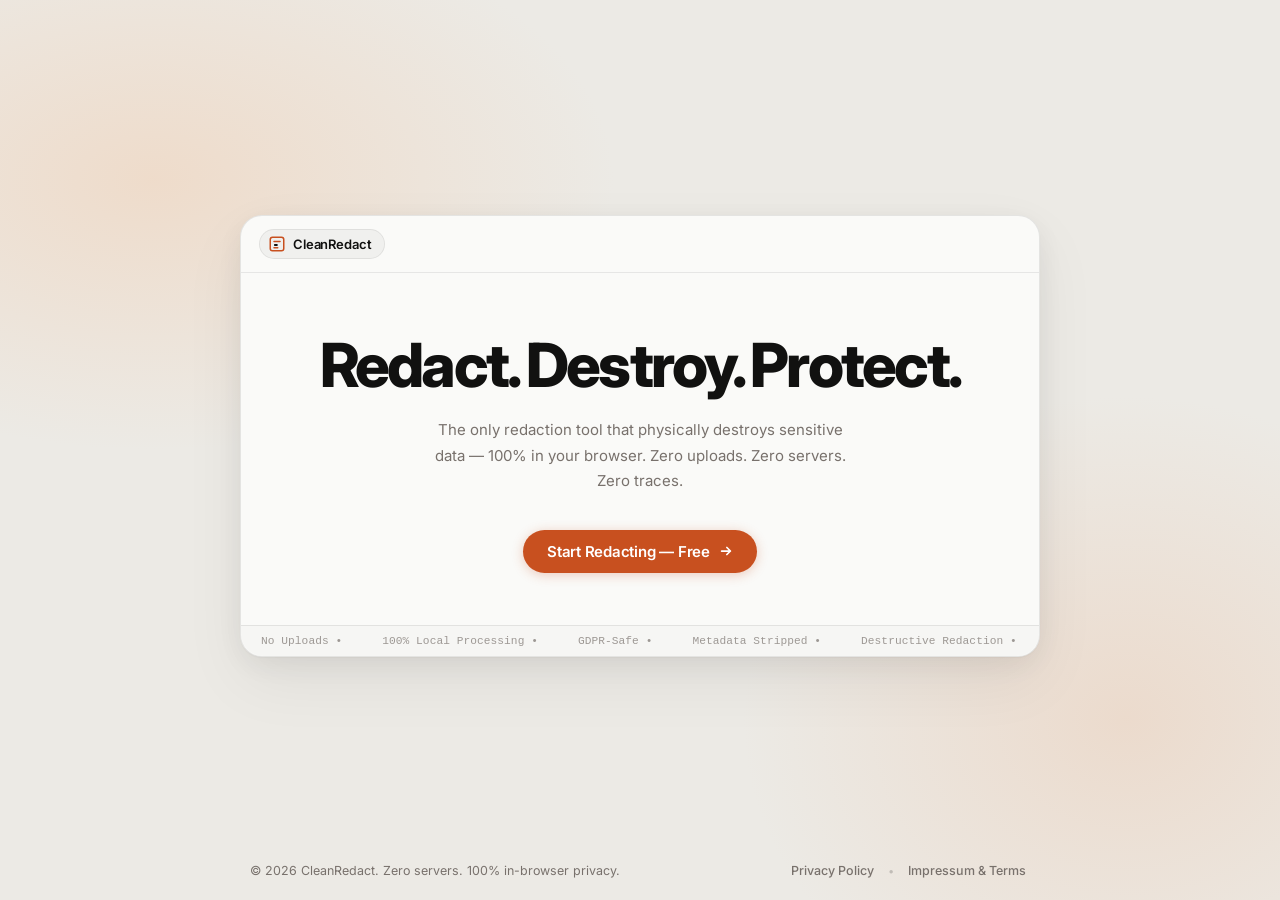
<file: index.html>
<!DOCTYPE html>
<html lang="en">
<head>
  <meta charset="UTF-8" />
  <meta name="viewport" content="width=device-width, initial-scale=1.0" />
  <title>CleanRedact – Secure Client-Side PDF Redaction & Anonymizer</title>
  <meta name="description" content="Anonymize and redact sensitive information from PDFs directly in your browser. Auto-detect IBANs, emails, numbers and blur faces offline." />
  <link rel="icon" type="image/svg+xml" href="data:image/svg+xml,%3Csvg xmlns='http://www.w3.org/2000/svg' viewBox='0 0 32 32'%3E%3Crect width='32' height='32' rx='7' fill='%231c1917'/%3E%3Crect x='5.5' y='5.5' width='21' height='21' rx='4' fill='none' stroke='%23f5f5f4' stroke-width='2'/%3E%3Cline x1='10' y1='11' x2='22' y2='11' stroke='%23a8a29e' stroke-width='2' stroke-linecap='round'/%3E%3Crect x='10' y='14.5' width='9' height='3.5' rx='1' fill='%23C8501F'/%3E%3Cline x1='10' y1='21.5' x2='16' y2='21.5' stroke='%23a8a29e' stroke-width='2' stroke-linecap='round'/%3E%3C/svg%3E" />
  <link rel="icon" type="image/svg+xml" href="./favicon.svg" />
  <link rel="shortcut icon" href="./favicon.ico" />
  <link rel="preconnect" href="https://fonts.googleapis.com" />
  <link rel="preconnect" href="https://fonts.gstatic.com" crossorigin />
  <link href="https://fonts.googleapis.com/css2?family=Inter:opsz,wght@14..32,300;14..32,400;14..32,500;14..32,600;14..32,700;14..32,800&display=swap" rel="stylesheet" />
  <link rel="stylesheet" href="./css/style.css" />
  <link rel="stylesheet" href="./css/transition.css" />
  <script src="./js/i18n.js"></script>
</head>
<body>

<!-- Page transition curtain (slides up FROM bottom on exit) -->
<div id="curtain"></div>

<div class="bg-scene"></div>

<div class="hero-wrap">
  <div class="hero-card" id="hero-card">

    <!-- Logo only -->
    <nav class="hero-nav">
      <a href="./index.html" class="logo">
        <svg class="logo-icon" viewBox="0 0 24 24" aria-hidden="true">
          <rect x="3" y="3" width="18" height="18" rx="3"/>
          <line x1="8"  y1="8.5" x2="16" y2="8.5"/>
          <rect x="8" y="12" width="5" height="2.5" rx="1" fill="currentColor" stroke="none"/>
          <line x1="8"  y1="17" x2="13" y2="17"/>
        </svg>
        CleanRedact
      </a>
    </nav>

    <!-- Hero body -->
    <div class="hero-body">
      <h1 class="hero-title" data-i18n="hero_title"></h1>
      <p class="hero-subtitle" data-i18n="hero_subtitle"></p>
      <a href="./app.html" class="hero-cta" id="hero-cta">
        <span data-i18n="hero_cta"></span>
        <svg viewBox="0 0 16 16" fill="none" aria-hidden="true">
          <path d="M3 8h10M9 4l4 4-4 4" stroke="currentColor" stroke-width="2" stroke-linecap="round" stroke-linejoin="round"/>
        </svg>
      </a>
    </div>

    <!-- Ticker -->
    <div class="ticker-wrap" aria-hidden="true">
      <div class="ticker-track" id="ticker-track"></div>
    </div>

  </div>

  <!-- Site Footer: Legal & Privacy -->
  <footer class="site-footer">
    <span class="footer-copy">© 2026 CleanRedact. Zero servers. 100% in-browser privacy.</span>
    <nav class="footer-links">
      <a href="./privacy.html" class="footer-link-btn" id="btn-footer-privacy">Privacy Policy</a>
      <span class="footer-sep">•</span>
      <a href="./terms.html" class="footer-link-btn" id="btn-footer-terms">Impressum & Terms</a>
    </nav>
  </footer>
</div>

<!-- Legal & Privacy Modal -->
<div class="legal-modal-backdrop" id="legal-modal" role="dialog" aria-modal="true" style="display:none">
  <div class="legal-modal-card">
    <div class="legal-modal-header">
      <div class="legal-modal-tabs">
        <button type="button" class="legal-tab-btn active" id="tab-btn-privacy">Privacy Policy</button>
        <button type="button" class="legal-tab-btn" id="tab-btn-terms">Impressum & Terms</button>
      </div>
      <button type="button" class="legal-modal-close" id="legal-modal-close" aria-label="Close modal">
        <svg viewBox="0 0 24 24"><line x1="18" y1="6" x2="6" y2="18"/><line x1="6" y1="6" x2="18" y2="18"/></svg>
      </button>
    </div>

    <div class="legal-modal-body">
      <!-- Privacy Policy Section -->
      <div class="legal-section active" id="legal-section-privacy">
        <div class="legal-privacy-callout">
          <span class="legal-callout-tag">Zero-Server Privacy Guarantee</span>
          <p class="legal-callout-text">This tool processes all data purely client-side via JavaScript. No PDF or personal data is transmitted to external servers.</p>
        </div>

        <h3>1. Client-Side Processing Only</h3>
        <p>CleanRedact operates entirely inside your local browser memory. When you select or drag a document into the app, it is loaded into an in-memory <code>ArrayBuffer</code> via the HTML5 FileReader API. At no point is any file, page, or extracted text sent across the network or uploaded to any cloud server.</p>

        <h3>2. Local OCR & Facial AI</h3>
        <p>Text pattern recognition (IBANs, emails, phone numbers, amounts) and face detection run locally using WebAssembly and client-side machine learning (Tesseract.js and TensorFlow.js BlazeFace). No document content, facial coordinates, or biometric information leaves your computer.</p>

        <h3>3. Destructive Flattening</h3>
        <p>Redactions are permanently burned into raw image pixels during the export process. The underlying vector text layer and all EXIF / document metadata (GPS coordinates, device serials, author history) are stripped completely so that no information can be recovered.</p>

        <h3>4. Zero Tracking & No Cookies</h3>
        <p>CleanRedact does not set tracking cookies, does not collect telemetry, and does not integrate third-party advertising or analytics networks.</p>

        <h3>5. GDPR / DSGVO & Compliance</h3>
        <p>Because zero personal data is transferred to or processed by our servers, CleanRedact naturally fulfills strict GDPR/DSGVO requirements (including Art. 25 Privacy by Design and Art. 32 Security of Processing) and is safe for use in confidential banking, medical, and legal environments.</p>
      </div>

      <!-- Impressum & Terms Section -->
      <div class="legal-section" id="legal-section-terms" style="display:none">
        <h3>Impressum (Legal Notice)</h3>
        <p><strong>CleanRedact Project</strong><br>
        Open-Source Privacy & Compliance Utility<br>
        Web: <a href="./index.html">cleanredact.local</a><br>
        Contact: privacy@cleanredact.local</p>

        <h3>Terms of Use (Nutzungsbedingungen)</h3>
        <p>By accessing or using CleanRedact, you agree to the following terms:</p>
        <ul>
          <li><strong>Purpose:</strong> CleanRedact is provided free of charge as a local client-side tool to assist in anonymizing documents before transmission.</li>
          <li><strong>User Responsibility:</strong> Although CleanRedact irreversibly destroys covered text layers and strips metadata upon export, the user is responsible for reviewing and verifying the redacted output file prior to distributing it to third parties.</li>
          <li><strong>No Warranty:</strong> The tool is provided "as is" without warranty of any kind, express or implied. We do not accept liability for any damages or unintentional leaks resulting from user oversight or misuse.</li>
          <li><strong>Third-Party Components:</strong> CleanRedact uses open-source libraries (PDF.js under Apache 2.0, pdf-lib under MIT, TensorFlow.js under Apache 2.0, Tesseract.js under Apache 2.0, JSZip under MIT, piexifjs under MIT).</li>
        </ul>
      </div>
    </div>
  </div>
</div>

<script>
  // Ticker
  document.addEventListener('DOMContentLoaded', () => {
    const track = document.getElementById('ticker-track');
    const text  = window.__t('hero_ticker');
    const items = text.split('\u2022').filter(Boolean).map(s => s.trim());
    const inner = items.map(i => `<span class="ticker-item">${i} &bull;</span>`).join('');
    track.innerHTML = inner + inner;
  });

  // Page transition: curtain slides UP from bottom, then navigate
  document.getElementById('hero-cta').addEventListener('click', function(e) {
    e.preventDefault();
    const dest    = this.getAttribute('href');
    const curtain = document.getElementById('curtain');

    // Trigger: panel slides from translateY(100%) → translateY(0)
    curtain.classList.add('is-entering');

    // After curtain covers the screen, navigate (matches 0.72s transition)
    curtain.addEventListener('transitionend', function handler() {
      curtain.removeEventListener('transitionend', handler);
      window.location.href = dest;
    });
  });

  // Legal Modal interaction
  const legalModal  = document.getElementById('legal-modal');
  const btnPrivacy  = document.getElementById('btn-footer-privacy');
  const btnTerms    = document.getElementById('btn-footer-terms');
  const btnClose    = document.getElementById('legal-modal-close');
  const tabPrivacy  = document.getElementById('tab-btn-privacy');
  const tabTerms    = document.getElementById('tab-btn-terms');
  const secPrivacy  = document.getElementById('legal-section-privacy');
  const secTerms    = document.getElementById('legal-section-terms');

  function openLegal(tab) {
    legalModal.style.display = 'flex';
    if (tab === 'terms') {
      tabTerms.classList.add('active');
      tabPrivacy.classList.remove('active');
      secTerms.style.display = 'block';
      secPrivacy.style.display = 'none';
    } else {
      tabPrivacy.classList.add('active');
      tabTerms.classList.remove('active');
      secPrivacy.style.display = 'block';
      secTerms.style.display = 'none';
    }
  }

  btnPrivacy?.addEventListener('click', (e) => { e.preventDefault(); openLegal('privacy'); });
  btnTerms?.addEventListener('click', (e) => { e.preventDefault(); openLegal('terms'); });
  btnClose?.addEventListener('click', () => { legalModal.style.display = 'none'; });
  legalModal?.addEventListener('click', (e) => {
    if (e.target === legalModal) legalModal.style.display = 'none';
  });
  tabPrivacy?.addEventListener('click', () => openLegal('privacy'));
  tabTerms?.addEventListener('click', () => openLegal('terms'));
  document.addEventListener('keydown', (e) => {
    if (e.key === 'Escape' && legalModal.style.display !== 'none') {
      legalModal.style.display = 'none';
    }
  });
</script>

</body>
</html>
</file>
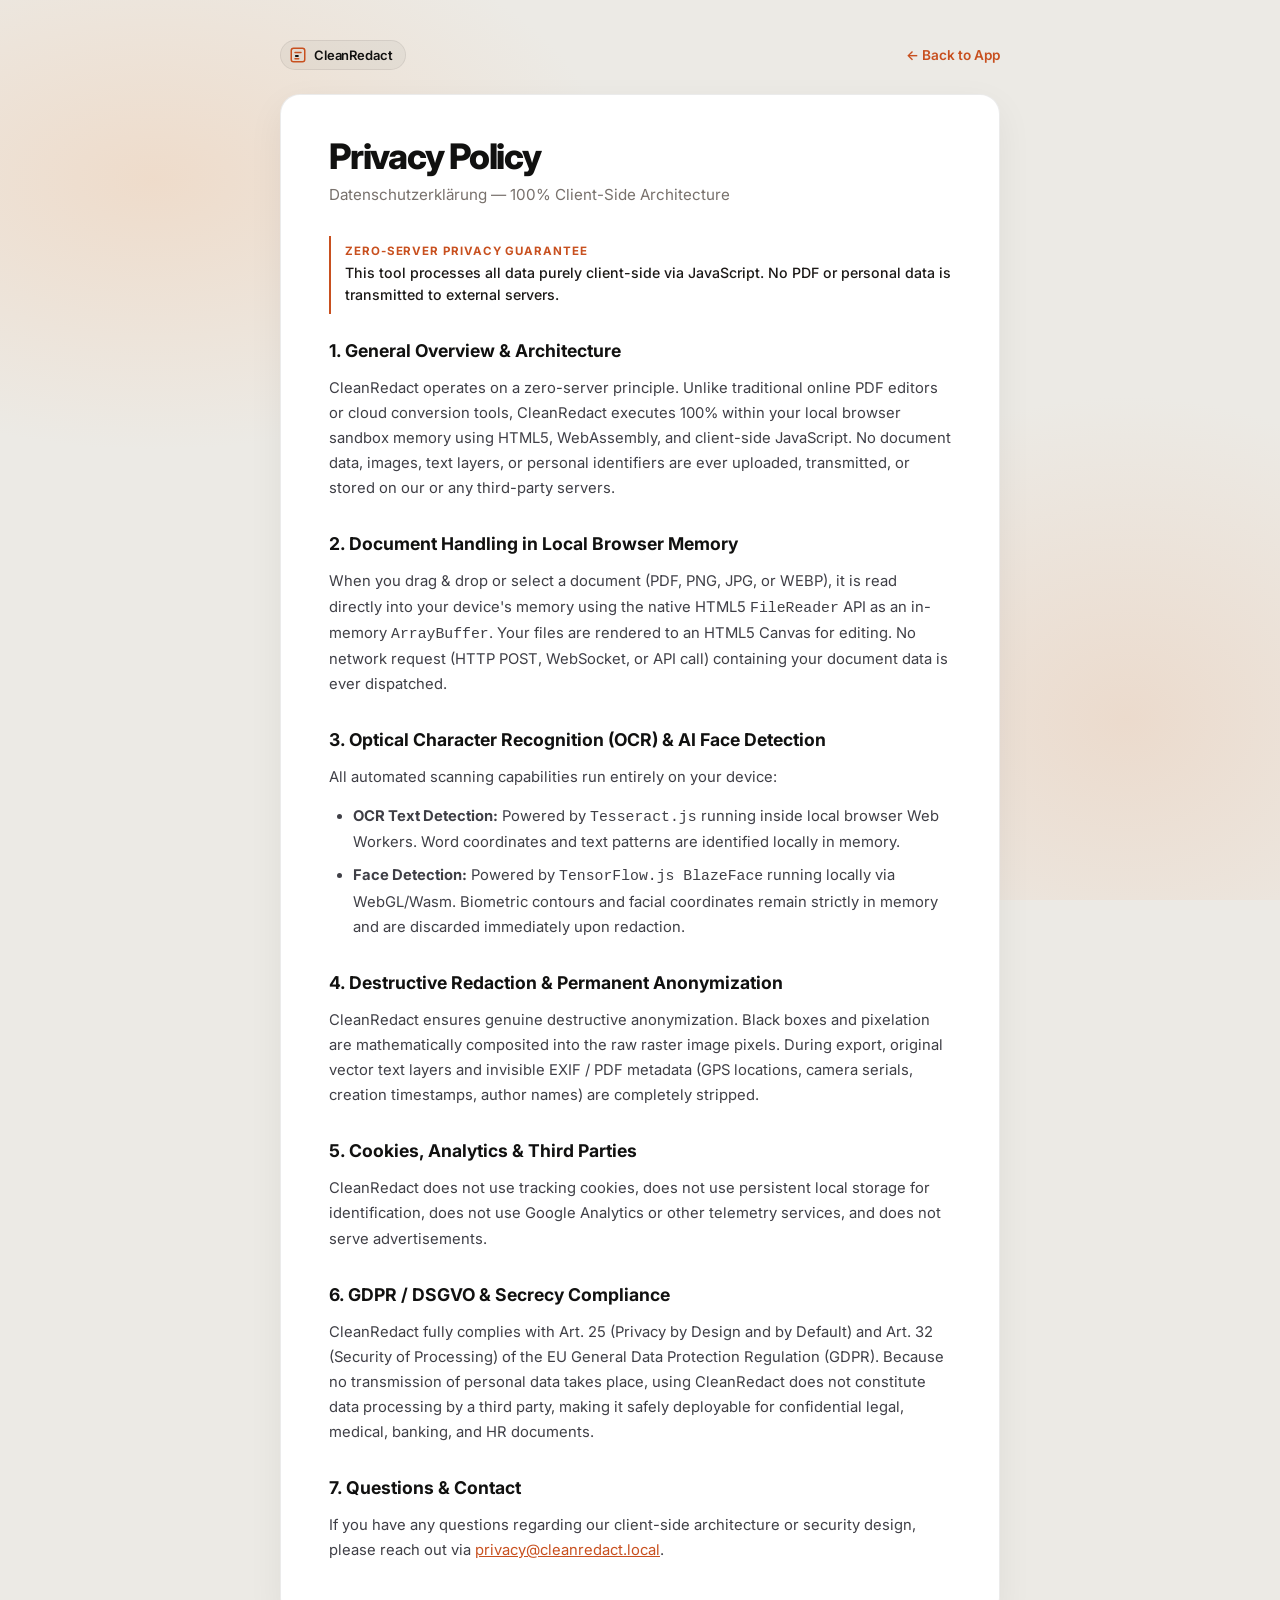
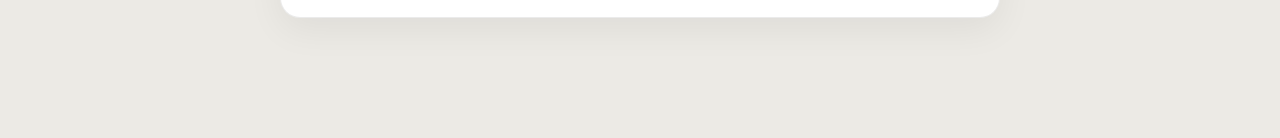
<file: privacy.html>
<!DOCTYPE html>
<html lang="en">
<head>
  <meta charset="UTF-8" />
  <meta name="viewport" content="width=device-width, initial-scale=1.0" />
  <title>Privacy Policy – CleanRedact</title>
  <meta name="description" content="CleanRedact Privacy Policy. Purely client-side data processing via JavaScript. No PDF or personal data is transmitted to external servers." />
  <link rel="icon" type="image/svg+xml" href="data:image/svg+xml,%3Csvg xmlns='http://www.w3.org/2000/svg' viewBox='0 0 32 32'%3E%3Crect width='32' height='32' rx='7' fill='%231c1917'/%3E%3Crect x='5.5' y='5.5' width='21' height='21' rx='4' fill='none' stroke='%23f5f5f4' stroke-width='2'/%3E%3Cline x1='10' y1='11' x2='22' y2='11' stroke='%23a8a29e' stroke-width='2' stroke-linecap='round'/%3E%3Crect x='10' y='14.5' width='9' height='3.5' rx='1' fill='%23C8501F'/%3E%3Cline x1='10' y1='21.5' x2='16' y2='21.5' stroke='%23a8a29e' stroke-width='2' stroke-linecap='round'/%3E%3C/svg%3E" />
  <link rel="icon" type="image/svg+xml" href="./favicon.svg" />
  <link rel="shortcut icon" href="./favicon.ico" />
  <link rel="preconnect" href="https://fonts.googleapis.com" />
  <link rel="preconnect" href="https://fonts.gstatic.com" crossorigin />
  <link href="https://fonts.googleapis.com/css2?family=Inter:opsz,wght@14..32,300;14..32,400;14..32,500;14..32,600;14..32,700;14..32,800&display=swap" rel="stylesheet" />
  <link rel="stylesheet" href="./css/style.css" />
  <style>
    .legal-page-wrap {
      max-width: 760px;
      margin: 40px auto;
      padding: 0 20px 80px 20px;
      position: relative;
      z-index: 1;
    }
    .legal-page-card {
      background: #fff;
      border: 1px solid rgba(0,0,0,0.08);
      border-radius: 20px;
      padding: 40px 48px;
      box-shadow: 0 12px 36px rgba(0,0,0,0.06);
    }
    .legal-back-nav {
      margin-bottom: 24px;
      display: flex;
      align-items: center;
      justify-content: space-between;
    }
    .legal-back-link {
      display: inline-flex;
      align-items: center;
      gap: 6px;
      font-size: 0.85rem;
      font-weight: 600;
      color: var(--c-accent);
      transition: opacity 0.15s;
    }
    .legal-back-link:hover { opacity: 0.8; }
    .legal-page-title {
      font-size: 2.2rem;
      font-weight: 800;
      letter-spacing: -0.035em;
      color: var(--c-text);
      margin-bottom: 8px;
    }
    .legal-page-subtitle {
      font-size: 0.95rem;
      color: var(--c-muted);
      margin-bottom: 32px;
    }
    .legal-body-content {
      font-size: 0.925rem;
      line-height: 1.7;
      color: #3f3f46;
    }
    .legal-body-content h3 {
      font-size: 1.1rem;
      font-weight: 700;
      color: var(--c-text);
      margin: 28px 0 10px 0;
    }
    .legal-body-content h3:first-of-type { margin-top: 0; }
    .legal-body-content p { margin-bottom: 14px; }
    .legal-body-content ul { padding-left: 24px; margin-bottom: 18px; }
    .legal-body-content li { margin-bottom: 8px; }
    @media (max-width: 600px) {
      .legal-page-card { padding: 28px 20px; border-radius: 14px; }
      .legal-page-title { font-size: 1.75rem; }
    }
  </style>
</head>
<body>

<div class="bg-scene"></div>

<div class="legal-page-wrap">
  <div class="legal-back-nav">
    <a href="./index.html" class="logo">
      <svg class="logo-icon" viewBox="0 0 24 24" aria-hidden="true">
        <rect x="3" y="3" width="18" height="18" rx="3"/>
        <line x1="8" y1="8.5" x2="16" y2="8.5"/>
        <rect x="8" y="12" width="5" height="2.5" rx="1" fill="currentColor" stroke="none"/>
        <line x1="8" y1="17" x2="13" y2="17"/>
      </svg>
      CleanRedact
    </a>
    <a href="./index.html" class="legal-back-link">
      ← Back to App
    </a>
  </div>

  <div class="legal-page-card">
    <h1 class="legal-page-title">Privacy Policy</h1>
    <p class="legal-page-subtitle">Datenschutzerklärung — 100% Client-Side Architecture</p>

    <div class="legal-privacy-callout">
      <span class="legal-callout-tag">Zero-Server Privacy Guarantee</span>
      <p class="legal-callout-text">This tool processes all data purely client-side via JavaScript. No PDF or personal data is transmitted to external servers.</p>
    </div>

    <div class="legal-body-content">
      <h3>1. General Overview & Architecture</h3>
      <p>CleanRedact operates on a zero-server principle. Unlike traditional online PDF editors or cloud conversion tools, CleanRedact executes 100% within your local browser sandbox memory using HTML5, WebAssembly, and client-side JavaScript. No document data, images, text layers, or personal identifiers are ever uploaded, transmitted, or stored on our or any third-party servers.</p>

      <h3>2. Document Handling in Local Browser Memory</h3>
      <p>When you drag & drop or select a document (PDF, PNG, JPG, or WEBP), it is read directly into your device's memory using the native HTML5 <code>FileReader</code> API as an in-memory <code>ArrayBuffer</code>. Your files are rendered to an HTML5 Canvas for editing. No network request (HTTP POST, WebSocket, or API call) containing your document data is ever dispatched.</p>

      <h3>3. Optical Character Recognition (OCR) & AI Face Detection</h3>
      <p>All automated scanning capabilities run entirely on your device:</p>
      <ul>
        <li><strong>OCR Text Detection:</strong> Powered by <code>Tesseract.js</code> running inside local browser Web Workers. Word coordinates and text patterns are identified locally in memory.</li>
        <li><strong>Face Detection:</strong> Powered by <code>TensorFlow.js BlazeFace</code> running locally via WebGL/Wasm. Biometric contours and facial coordinates remain strictly in memory and are discarded immediately upon redaction.</li>
      </ul>

      <h3>4. Destructive Redaction & Permanent Anonymization</h3>
      <p>CleanRedact ensures genuine destructive anonymization. Black boxes and pixelation are mathematically composited into the raw raster image pixels. During export, original vector text layers and invisible EXIF / PDF metadata (GPS locations, camera serials, creation timestamps, author names) are completely stripped.</p>

      <h3>5. Cookies, Analytics & Third Parties</h3>
      <p>CleanRedact does not use tracking cookies, does not use persistent local storage for identification, does not use Google Analytics or other telemetry services, and does not serve advertisements.</p>

      <h3>6. GDPR / DSGVO & Secrecy Compliance</h3>
      <p>CleanRedact fully complies with Art. 25 (Privacy by Design and by Default) and Art. 32 (Security of Processing) of the EU General Data Protection Regulation (GDPR). Because no transmission of personal data takes place, using CleanRedact does not constitute data processing by a third party, making it safely deployable for confidential legal, medical, banking, and HR documents.</p>

      <h3>7. Questions & Contact</h3>
      <p>If you have any questions regarding our client-side architecture or security design, please reach out via <a href="mailto:privacy@cleanredact.local" style="color:var(--c-accent);text-decoration:underline">privacy@cleanredact.local</a>.</p>
    </div>
  </div>
</div>

</body>
</html>
</file>
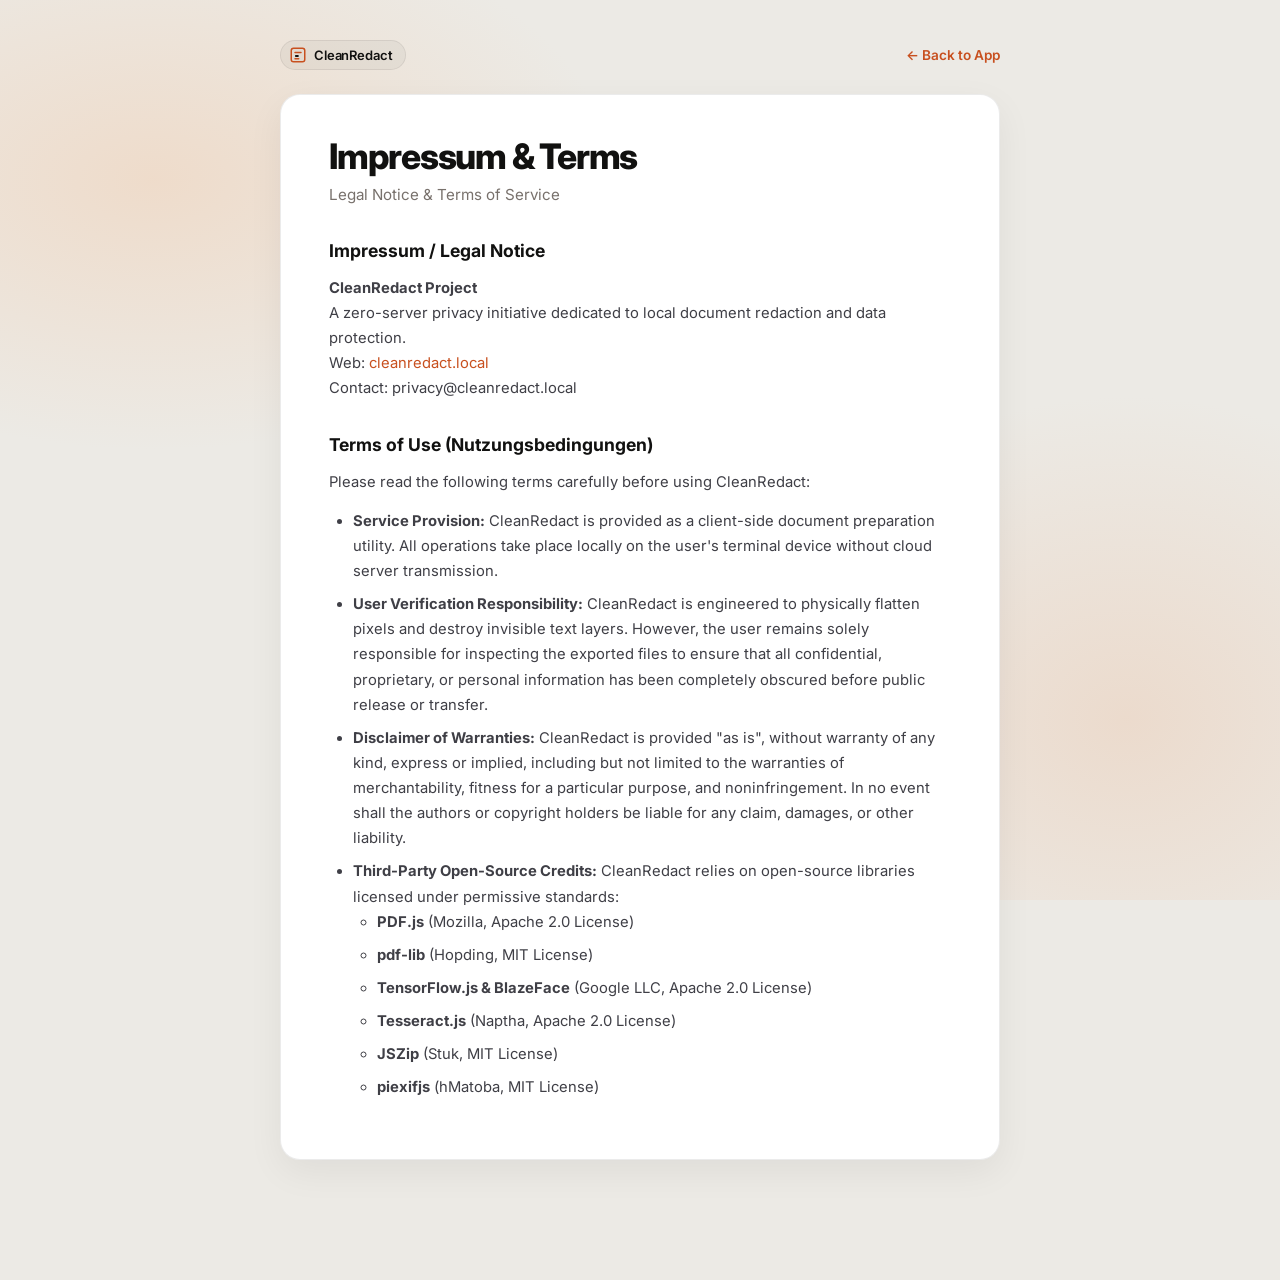
<file: terms.html>
<!DOCTYPE html>
<html lang="en">
<head>
  <meta charset="UTF-8" />
  <meta name="viewport" content="width=device-width, initial-scale=1.0" />
  <title>Impressum & Terms – CleanRedact</title>
  <meta name="description" content="CleanRedact Legal Notice (Impressum) and Terms of Service. Secure client-side document redaction." />
  <link rel="icon" type="image/svg+xml" href="data:image/svg+xml,%3Csvg xmlns='http://www.w3.org/2000/svg' viewBox='0 0 32 32'%3E%3Crect width='32' height='32' rx='7' fill='%231c1917'/%3E%3Crect x='5.5' y='5.5' width='21' height='21' rx='4' fill='none' stroke='%23f5f5f4' stroke-width='2'/%3E%3Cline x1='10' y1='11' x2='22' y2='11' stroke='%23a8a29e' stroke-width='2' stroke-linecap='round'/%3E%3Crect x='10' y='14.5' width='9' height='3.5' rx='1' fill='%23C8501F'/%3E%3Cline x1='10' y1='21.5' x2='16' y2='21.5' stroke='%23a8a29e' stroke-width='2' stroke-linecap='round'/%3E%3C/svg%3E" />
  <link rel="icon" type="image/svg+xml" href="./favicon.svg" />
  <link rel="shortcut icon" href="./favicon.ico" />
  <link rel="preconnect" href="https://fonts.googleapis.com" />
  <link rel="preconnect" href="https://fonts.gstatic.com" crossorigin />
  <link href="https://fonts.googleapis.com/css2?family=Inter:opsz,wght@14..32,300;14..32,400;14..32,500;14..32,600;14..32,700;14..32,800&display=swap" rel="stylesheet" />
  <link rel="stylesheet" href="./css/style.css" />
  <style>
    .legal-page-wrap {
      max-width: 760px;
      margin: 40px auto;
      padding: 0 20px 80px 20px;
      position: relative;
      z-index: 1;
    }
    .legal-page-card {
      background: #fff;
      border: 1px solid rgba(0,0,0,0.08);
      border-radius: 20px;
      padding: 40px 48px;
      box-shadow: 0 12px 36px rgba(0,0,0,0.06);
    }
    .legal-back-nav {
      margin-bottom: 24px;
      display: flex;
      align-items: center;
      justify-content: space-between;
    }
    .legal-back-link {
      display: inline-flex;
      align-items: center;
      gap: 6px;
      font-size: 0.85rem;
      font-weight: 600;
      color: var(--c-accent);
      transition: opacity 0.15s;
    }
    .legal-back-link:hover { opacity: 0.8; }
    .legal-page-title {
      font-size: 2.2rem;
      font-weight: 800;
      letter-spacing: -0.035em;
      color: var(--c-text);
      margin-bottom: 8px;
    }
    .legal-page-subtitle {
      font-size: 0.95rem;
      color: var(--c-muted);
      margin-bottom: 32px;
    }
    .legal-body-content {
      font-size: 0.925rem;
      line-height: 1.7;
      color: #3f3f46;
    }
    .legal-body-content h3 {
      font-size: 1.1rem;
      font-weight: 700;
      color: var(--c-text);
      margin: 28px 0 10px 0;
    }
    .legal-body-content h3:first-of-type { margin-top: 0; }
    .legal-body-content p { margin-bottom: 14px; }
    .legal-body-content ul { padding-left: 24px; margin-bottom: 18px; }
    .legal-body-content li { margin-bottom: 8px; }
    @media (max-width: 600px) {
      .legal-page-card { padding: 28px 20px; border-radius: 14px; }
      .legal-page-title { font-size: 1.75rem; }
    }
  </style>
</head>
<body>

<div class="bg-scene"></div>

<div class="legal-page-wrap">
  <div class="legal-back-nav">
    <a href="./index.html" class="logo">
      <svg class="logo-icon" viewBox="0 0 24 24" aria-hidden="true">
        <rect x="3" y="3" width="18" height="18" rx="3"/>
        <line x1="8"  y1="8.5" x2="16" y2="8.5"/>
        <rect x="8" y="12" width="5" height="2.5" rx="1" fill="currentColor" stroke="none"/>
        <line x1="8"  y1="17" x2="13" y2="17"/>
      </svg>
      CleanRedact
    </a>
    <a href="./index.html" class="legal-back-link">
      ← Back to App
    </a>
  </div>

  <div class="legal-page-card">
    <h1 class="legal-page-title">Impressum & Terms</h1>
    <p class="legal-page-subtitle">Legal Notice & Terms of Service</p>

    <div class="legal-body-content">
      <h3>Impressum / Legal Notice</h3>
      <p><strong>CleanRedact Project</strong><br>
      A zero-server privacy initiative dedicated to local document redaction and data protection.<br>
      Web: <a href="./index.html" style="color:var(--c-accent)">cleanredact.local</a><br>
      Contact: privacy@cleanredact.local</p>

      <h3>Terms of Use (Nutzungsbedingungen)</h3>
      <p>Please read the following terms carefully before using CleanRedact:</p>
      <ul>
        <li><strong>Service Provision:</strong> CleanRedact is provided as a client-side document preparation utility. All operations take place locally on the user's terminal device without cloud server transmission.</li>
        <li><strong>User Verification Responsibility:</strong> CleanRedact is engineered to physically flatten pixels and destroy invisible text layers. However, the user remains solely responsible for inspecting the exported files to ensure that all confidential, proprietary, or personal information has been completely obscured before public release or transfer.</li>
        <li><strong>Disclaimer of Warranties:</strong> CleanRedact is provided "as is", without warranty of any kind, express or implied, including but not limited to the warranties of merchantability, fitness for a particular purpose, and noninfringement. In no event shall the authors or copyright holders be liable for any claim, damages, or other liability.</li>
        <li><strong>Third-Party Open-Source Credits:</strong> CleanRedact relies on open-source libraries licensed under permissive standards:
          <ul>
            <li><strong>PDF.js</strong> (Mozilla, Apache 2.0 License)</li>
            <li><strong>pdf-lib</strong> (Hopding, MIT License)</li>
            <li><strong>TensorFlow.js & BlazeFace</strong> (Google LLC, Apache 2.0 License)</li>
            <li><strong>Tesseract.js</strong> (Naptha, Apache 2.0 License)</li>
            <li><strong>JSZip</strong> (Stuk, MIT License)</li>
            <li><strong>piexifjs</strong> (hMatoba, MIT License)</li>
          </ul>
        </li>
      </ul>
    </div>
  </div>
</div>

</body>
</html>
</file>
<file: css/style.css>
/* ============================================================
   CleanRedact — style.css v3
   Single screen. No scroll. Editorial. Not AI.
   Accent: Burnt Sienna #C8501F
   ============================================================ */

:root {
  --c-bg:     #ECEAE5;
  --c-card:   #FAFAF8;           /* Off-white, opaque — not glassy */
  --c-accent: #C8501F;
  --c-accent-h: #A8401A;
  --c-text:   #111110;           /* Near-black, warm */
  --c-muted:  #78716C;           /* Warm stone gray */
  --c-border: rgba(0,0,0,0.08);
  --font:     'Inter', -apple-system, sans-serif;
  --r-card:   22px;
}

/* ── Reset ──────────────────────────────────────────────── */
*,*::before,*::after { box-sizing:border-box; margin:0; padding:0 }

html, body {
  min-height: 100%;
  overflow-x: hidden;
  font-family: var(--font);
  -webkit-font-smoothing: antialiased;
  background: var(--c-bg);
}

a { text-decoration: none; color: inherit; }
svg { display: block; }

/* ── Background ─────────────────────────────────────────── */
.bg-scene {
  position: fixed; inset: 0; z-index: 0;
  background:
    radial-gradient(ellipse 60% 50% at 12% 20%, rgba(240,210,185,0.6) 0%, transparent 60%),
    radial-gradient(ellipse 50% 60% at 88% 80%, rgba(235,200,175,0.45) 0%, transparent 60%),
    #ECEAE5;
}

/* ── Centering wrapper ──────────────────────────────────── */
.hero-wrap {
  position: relative; z-index: 1;
  min-height: 100vh;
  display: flex;
  flex-direction: column;
  align-items: center;
  justify-content: space-between;
  padding: 24px 20px 16px 20px;
}

/* ── Card ───────────────────────────────────────────────── */
.hero-card {
  background: var(--c-card);
  border: 1px solid rgba(0,0,0,0.09);
  border-radius: var(--r-card);
  box-shadow:
    0 1px 2px rgba(0,0,0,0.04),
    0 8px 32px rgba(0,0,0,0.07),
    0 24px 64px rgba(0,0,0,0.06);
  width: 100%;
  max-width: 800px;
  display: flex;
  flex-direction: column;
  margin: auto 0;
  /* transform-origin: center for bubble animation */
  transform-origin: center center;
  will-change: transform, opacity, border-radius;
  animation: cardIn 0.5s cubic-bezier(0.22, 1, 0.36, 1) both;
}

@keyframes cardIn {
  from { opacity: 0; transform: scale(0.96) translateY(10px); }
  to   { opacity: 1; transform: scale(1)    translateY(0); }
}

/* ── Nav: logo only ─────────────────────────────────────── */
.hero-nav {
  padding: 13px 18px;
  border-bottom: 1px solid var(--c-border);
}

.logo {
  display: inline-flex;
  align-items: center;
  gap: 7px;
  font-size: 0.8125rem;
  font-weight: 600;
  letter-spacing: -0.01em;
  color: var(--c-text);
  background: rgba(0,0,0,0.04);
  border: 1px solid rgba(0,0,0,0.07);
  border-radius: 40px;
  padding: 5px 12px 5px 8px;
}

.logo-icon {
  width: 18px; height: 18px;
  stroke: var(--c-accent);
  fill: none;
  stroke-width: 2;
  stroke-linecap: round;
  stroke-linejoin: round;
}

/* ── Hero body ──────────────────────────────────────────── */
.hero-body {
  display: flex;
  flex-direction: column;
  align-items: center;
  text-align: center;
  padding: 60px 52px 52px;
}

.hero-title {
  font-size: clamp(2.6rem, 5.8vw, 3.8rem);
  font-weight: 800;
  letter-spacing: -0.045em;
  line-height: 1.06;
  color: var(--c-text);
  margin-bottom: 20px;
}

.hero-subtitle {
  font-size: 0.9375rem;
  line-height: 1.7;
  color: var(--c-muted);
  max-width: 420px;
  margin-bottom: 36px;
  font-weight: 400;
}

/* ── CTA Button ─────────────────────────────────────────── */
.hero-cta {
  display: inline-flex;
  align-items: center;
  gap: 9px;
  background: var(--c-accent);
  color: #fff;
  font-size: 0.9375rem;
  font-weight: 600;
  letter-spacing: -0.015em;
  padding: 12px 24px;
  border-radius: 100px;
  box-shadow: 0 2px 12px rgba(200,80,31,0.28);
  transition: background 0.15s, transform 0.15s, box-shadow 0.15s;
  cursor: pointer;
}
.hero-cta:hover {
  background: var(--c-accent-h);
  transform: translateY(-1px);
  box-shadow: 0 5px 20px rgba(200,80,31,0.38);
}
.hero-cta svg {
  width: 14px; height: 14px;
  transition: transform 0.15s;
}
.hero-cta:hover svg { transform: translateX(3px); }

/* ── Ticker ─────────────────────────────────────────────── */
.ticker-wrap {
  border-top: 1px solid var(--c-border);
  overflow: hidden;
  padding: 9px 0;
  background: rgba(0,0,0,0.015);
  border-radius: 0 0 var(--r-card) var(--r-card);
}

.ticker-track {
  display: flex;
  width: max-content;
  animation: tickerScroll 32s linear infinite;
  font-family: 'Courier New', monospace;
  font-size: 0.7rem;
  color: var(--c-muted);
  letter-spacing: 0.005em;
  white-space: nowrap;
  opacity: 0.7;
}
.ticker-track:hover { animation-play-state: paused; }
.ticker-item { padding: 0 20px; }

@keyframes tickerScroll {
  from { transform: translateX(0); }
  to   { transform: translateX(-50%); }
}

/* ── Site Footer ────────────────────────────────────────── */
.site-footer {
  width: 100%;
  max-width: 800px;
  display: flex;
  align-items: center;
  justify-content: space-between;
  padding: 14px 10px 4px 10px;
  font-size: 0.78rem;
  color: var(--c-muted);
  gap: 16px;
  flex-wrap: wrap;
}

.footer-copy {
  font-size: 0.78rem;
  color: var(--c-muted);
}

.footer-links {
  display: flex;
  align-items: center;
  gap: 10px;
}

.footer-link-btn {
  background: none;
  border: none;
  font-family: inherit;
  font-size: 0.78rem;
  font-weight: 500;
  color: var(--c-muted);
  text-decoration: none;
  cursor: pointer;
  padding: 2px 4px;
  border-radius: 4px;
  transition: color 0.15s;
}

.footer-link-btn:hover {
  color: var(--c-text);
  text-decoration: underline;
}

.footer-sep {
  color: rgba(0,0,0,0.18);
  font-size: 0.7rem;
}

/* ── Legal Modal ────────────────────────────────────────── */
.legal-modal-backdrop {
  position: fixed;
  inset: 0;
  z-index: 10000;
  background: rgba(17, 17, 16, 0.55);
  backdrop-filter: blur(5px);
  -webkit-backdrop-filter: blur(5px);
  display: flex;
  align-items: center;
  justify-content: center;
  padding: 24px 16px;
  animation: fadeIn 0.15s ease-out;
}

@keyframes fadeIn {
  from { opacity: 0; }
  to   { opacity: 1; }
}

.legal-modal-card {
  background: #fff;
  border-radius: 18px;
  max-width: 660px;
  width: 100%;
  height: 85vh;
  max-height: 680px;
  display: flex;
  flex-direction: column;
  box-shadow: 0 24px 60px rgba(0,0,0,0.22);
  border: 1px solid rgba(0,0,0,0.08);
  overflow: hidden;
  animation: modalScale 0.22s cubic-bezier(0.16, 1, 0.3, 1);
}

@keyframes modalScale {
  from { opacity: 0; transform: scale(0.96) translateY(8px); }
  to   { opacity: 1; transform: scale(1) translateY(0); }
}

.legal-modal-header {
  display: flex;
  align-items: center;
  justify-content: space-between;
  padding: 16px 20px;
  border-bottom: 1px solid var(--c-border);
  background: #fcfcfb;
  flex-shrink: 0;
}

.legal-modal-tabs {
  display: flex;
  gap: 6px;
}

.legal-tab-btn {
  background: transparent;
  border: none;
  font-family: inherit;
  font-size: 0.85rem;
  font-weight: 600;
  color: var(--c-muted);
  padding: 6px 14px;
  border-radius: 20px;
  cursor: pointer;
  transition: all 0.15s;
}

.legal-tab-btn:hover {
  color: var(--c-text);
  background: rgba(0,0,0,0.04);
}

.legal-tab-btn.active {
  color: #fff;
  background: var(--c-accent);
}

.legal-modal-close {
  background: transparent;
  border: none;
  cursor: pointer;
  padding: 6px;
  border-radius: 8px;
  color: var(--c-muted);
  display: flex;
  align-items: center;
  justify-content: center;
  transition: all 0.15s;
}

.legal-modal-close:hover {
  background: rgba(0,0,0,0.06);
  color: var(--c-text);
}

.legal-modal-close svg {
  width: 18px;
  height: 18px;
  stroke: currentColor;
  stroke-width: 2.2;
}

.legal-modal-body {
  flex: 1 1 0;
  min-height: 0;
  height: 100%;
  overflow-y: auto;
  overflow-x: hidden;
  -webkit-overflow-scrolling: touch;
  overscroll-behavior: contain;
  padding: 24px 28px 36px 28px;
  font-size: 0.875rem;
  line-height: 1.65;
  color: #3f3f46;
}

.legal-modal-body::-webkit-scrollbar {
  width: 6px;
}
.legal-modal-body::-webkit-scrollbar-track {
  background: transparent;
}
.legal-modal-body::-webkit-scrollbar-thumb {
  background: #d4d4d8;
  border-radius: 4px;
}
.legal-modal-body::-webkit-scrollbar-thumb:hover {
  background: #a1a1aa;
}

/* Minimalist Privacy Callout (replaces bulky shield banner) */
.legal-privacy-callout {
  border-left: 2.5px solid var(--c-accent, #C8501F);
  padding: 8px 0 8px 14px;
  margin: 0 0 22px 0;
  background: transparent;
}

.legal-callout-tag {
  display: block;
  font-size: 0.72rem;
  font-weight: 700;
  letter-spacing: 0.08em;
  text-transform: uppercase;
  color: var(--c-accent, #C8501F);
  margin-bottom: 4px;
}

.legal-callout-text {
  font-size: 0.885rem;
  font-weight: 500;
  line-height: 1.55;
  color: #1c1917;
  margin: 0;
}

.legal-section h3 {
  font-size: 0.95rem;
  font-weight: 700;
  color: var(--c-text);
  margin: 18px 0 6px 0;
}

.legal-section h3:first-of-type {
  margin-top: 0;
}

.legal-section p {
  margin-bottom: 12px;
}

.legal-section ul {
  padding-left: 20px;
  margin-bottom: 14px;
}

.legal-section li {
  margin-bottom: 6px;
}

.legal-section code {
  font-family: 'Courier New', monospace;
  background: rgba(0,0,0,0.05);
  padding: 1px 5px;
  border-radius: 4px;
  font-size: 0.825rem;
}

/* ── Responsive ─────────────────────────────────────────── */
@media (max-width: 580px) {
  .hero-wrap  { padding: 16px 12px; }
  .hero-body  { padding: 36px 20px 28px; }
  .hero-title { font-size: 2.1rem; }
  .site-footer { flex-direction: column; text-align: center; justify-content: center; gap: 6px; }
}
</file>
<file: css/transition.css>
/* ============================================================
   CleanRedact — transition.css
   Shared page curtain — loaded by both index.html and app.html
   ============================================================ */

#curtain {
  position: fixed;
  inset: 0;
  z-index: 9999;
  background: #111110;
  transform: translateY(102%);
  transition: transform 0.72s cubic-bezier(0.76, 0, 0.24, 1);
  pointer-events: none;
}

/* index.html exit: curtain rises from below to cover viewport */
#curtain.is-entering {
  transform: translateY(0);
}

/* app.html enter: curtain begins fully covering, then .done slides it away */
#curtain.is-exiting {
  transform: translateY(0);
  transition: transform 0.78s cubic-bezier(0.76, 0, 0.24, 1);
}
#curtain.is-exiting.done {
  transform: translateY(-102%);
}
</file>
